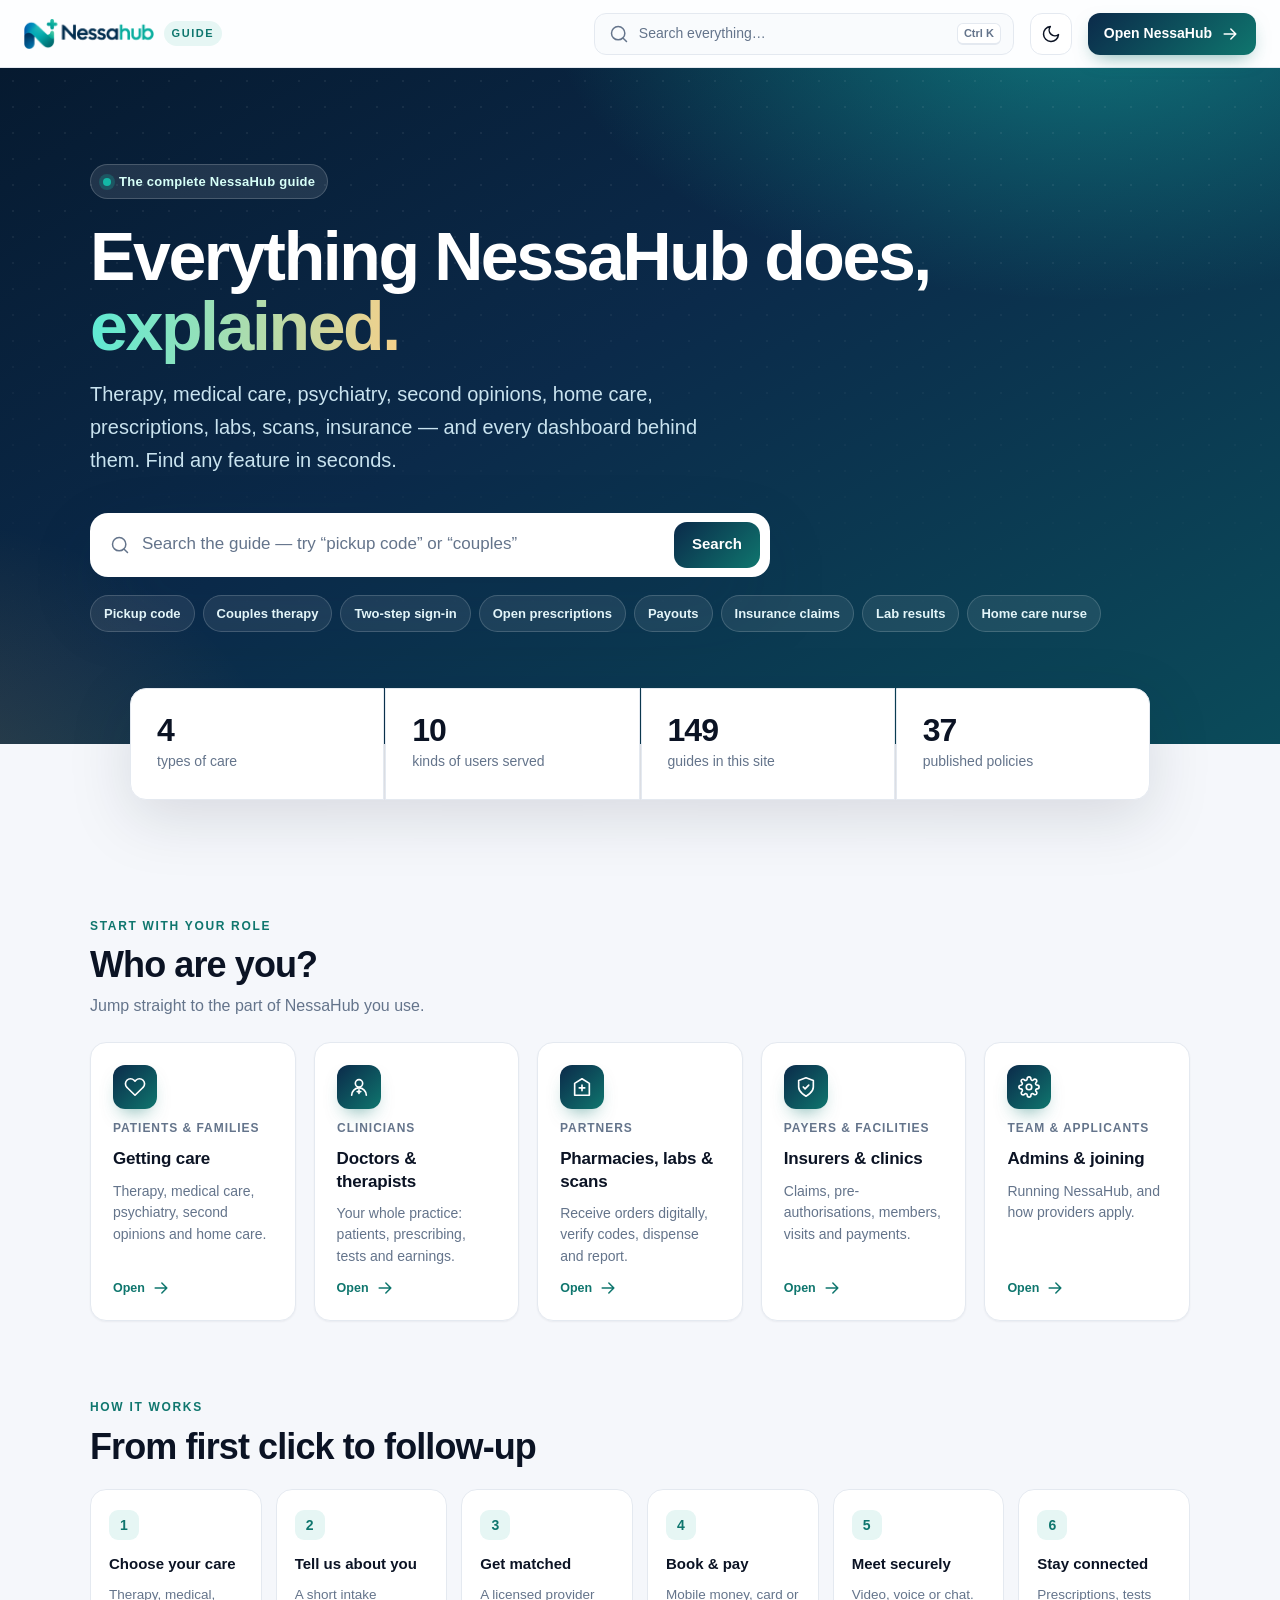
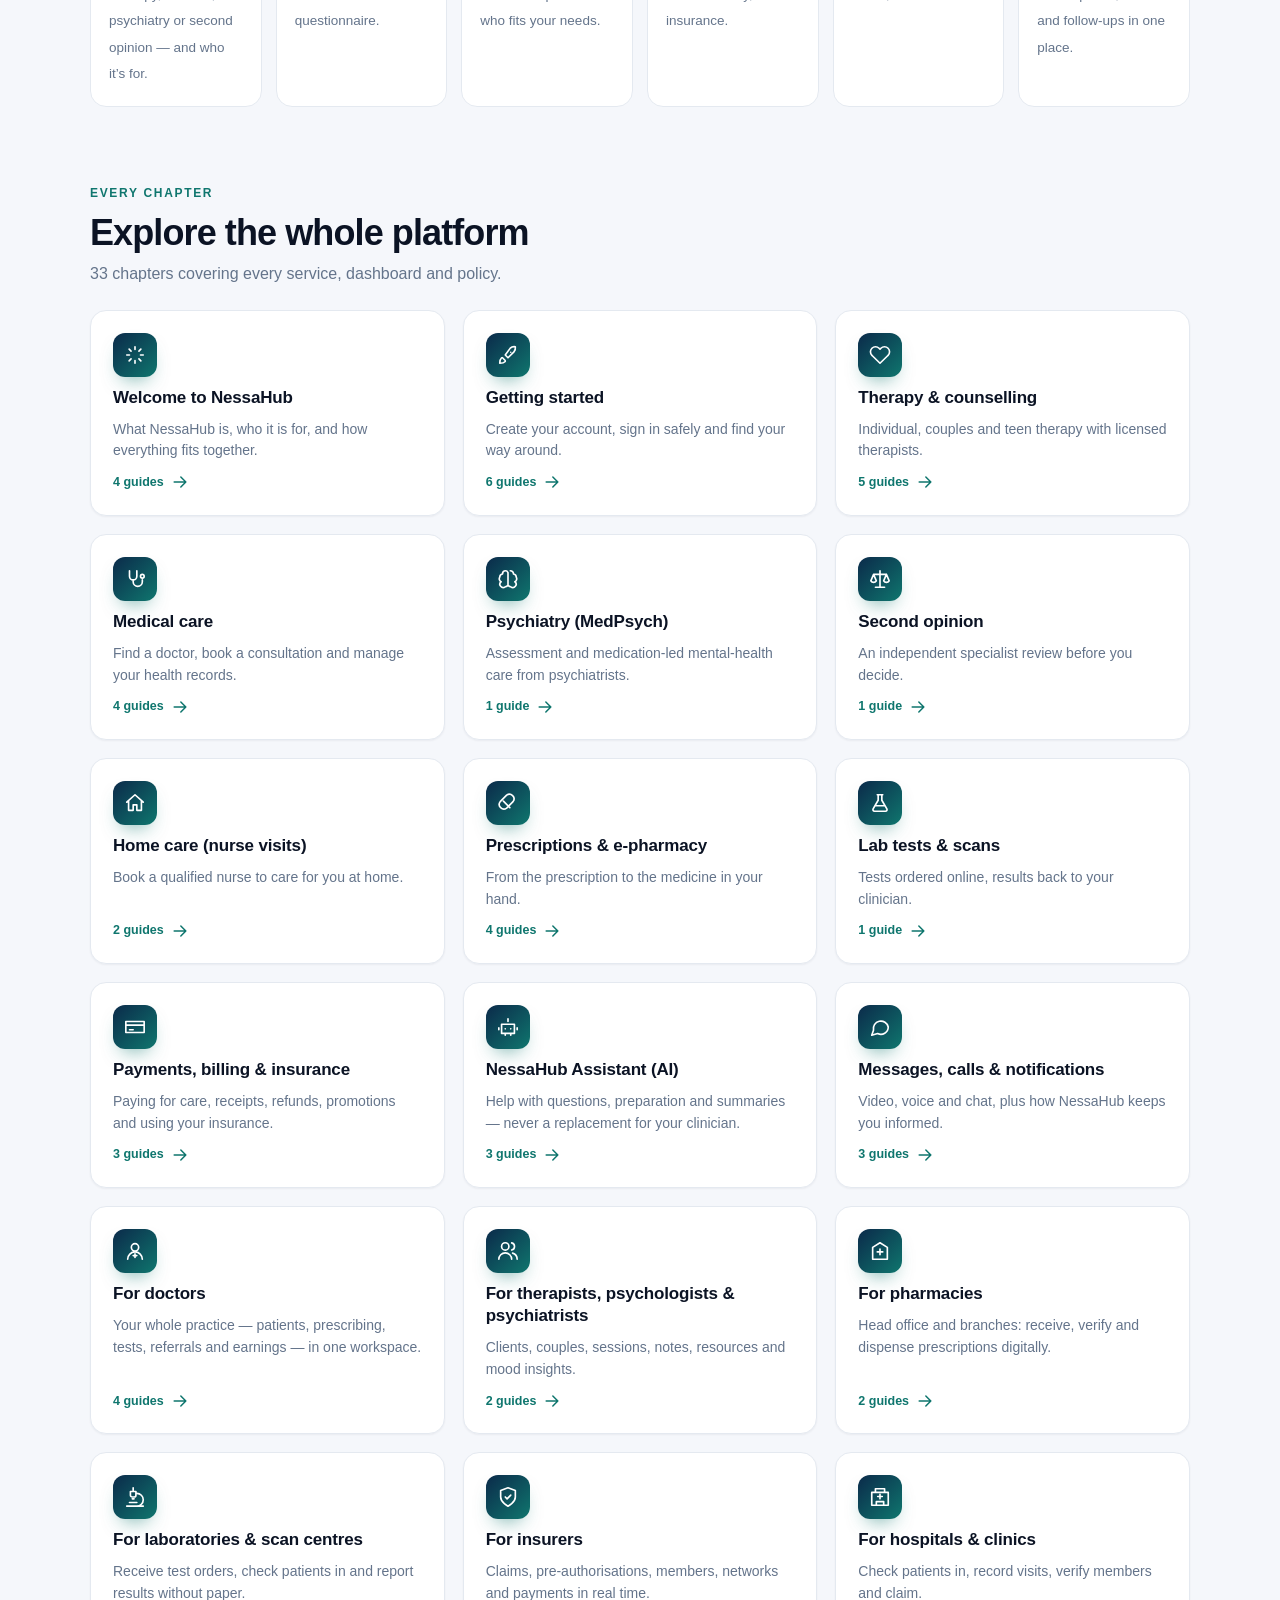
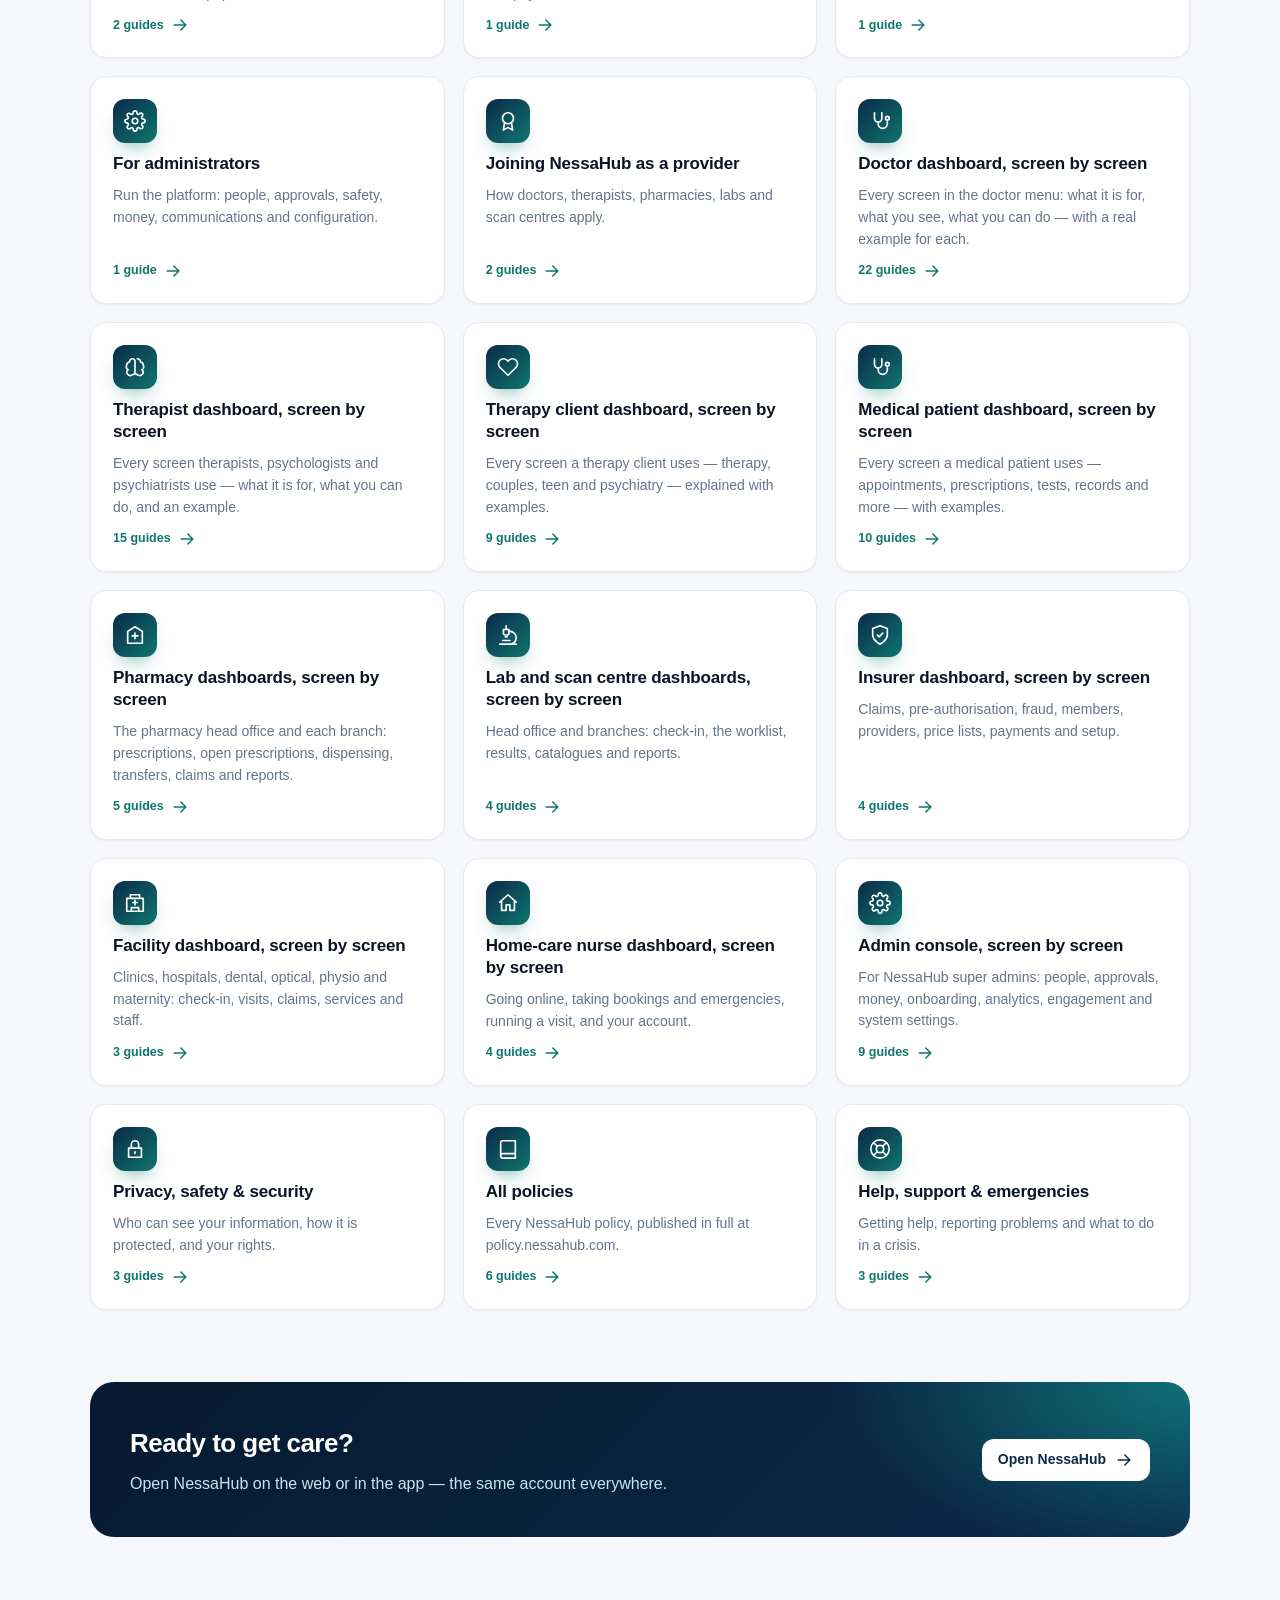
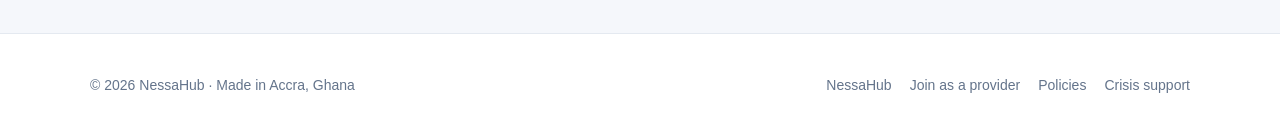
<file: index.html>
<!doctype html>
<html lang="en">
<head>
  <meta charset="utf-8" />
  <meta name="viewport" content="width=device-width, initial-scale=1, viewport-fit=cover" />
  <title>NessaHub Guide — everything NessaHub does, explained</title>
  <meta name="description" content="The complete guide to NessaHub: therapy, medical care, psychiatry, second opinions, home care, prescriptions, labs, scans, insurance, and every dashboard for patients, clinicians, pharmacies, labs, insurers and administrators." />
  <meta name="theme-color" content="#0b2a4a" />
  <meta property="og:title" content="NessaHub Guide" />
  <meta property="og:description" content="Everything NessaHub does, explained — with search." />
  <meta property="og:image" content="/assets/nessahub-logo.png" />
  <link rel="icon" href="/assets/nessahub-logo.png" />
  <link rel="stylesheet" href="/styles.css" />
  <script src="/theme.js"></script>
</head>
<body>
  <header class="bar">
    <button class="icon-btn menu-btn" id="menu-btn" type="button" aria-label="Open chapters"><svg class="icon" viewBox="0 0 24 24" aria-hidden="true"><path d="M3 6h18M3 12h18M3 18h18"/></svg></button>
    <a class="brand" href="#/" aria-label="NessaHub Guide home">
      <img class="logo-light" src="/assets/nessahub-logo.png" alt="NessaHub" />
      <img class="logo-dark" src="/assets/nessahub-logo-white.png" alt="NessaHub" />
      <span class="tag">Guide</span>
    </a>
    <span class="spacer"></span>
    <button class="search-trigger" id="search-btn" type="button" aria-label="Search the guide">
      <svg class="icon" viewBox="0 0 24 24" aria-hidden="true"><path d="M11 19a8 8 0 1 0 0-16 8 8 0 0 0 0 16zM21 21l-4.3-4.3"/></svg>
      <span>Search everything…</span>
      <kbd id="kbd-hint">Ctrl K</kbd>
    </button>
    <button class="icon-btn" id="theme-btn" type="button" aria-label="Toggle theme"></button>
    <a class="cta" href="https://nessahub.com" target="_blank" rel="noopener" aria-label="Open NessaHub"><span class="label">Open NessaHub</span><svg class="icon" viewBox="0 0 24 24" aria-hidden="true"><path d="M5 12h14M13 6l6 6-6 6"/></svg></a>
  </header>

  <div class="layout home" id="layout">
    <nav class="side" id="side" aria-label="Chapters"></nav>
    <main class="main" id="main" tabindex="-1"></main>
  </div>

  <footer class="foot">
    <div class="foot-inner">
      <span>© <span id="year"></span> NessaHub · Made in Accra, Ghana</span>
      <nav aria-label="Footer">
        <a href="https://nessahub.com" target="_blank" rel="noopener">NessaHub</a>
        <a href="https://onboard.nessahub.com" target="_blank" rel="noopener">Join as a provider</a>
        <a href="https://policy.nessahub.com" target="_blank" rel="noopener">Policies</a>
        <a href="#/help/crisis">Crisis support</a>
      </nav>
    </div>
  </footer>

  <div class="palette-backdrop" id="palette" aria-hidden="true">
    <div class="palette" role="dialog" aria-modal="true" aria-label="Search the guide">
      <div class="palette-input">
        <svg class="icon" viewBox="0 0 24 24" aria-hidden="true"><path d="M11 19a8 8 0 1 0 0-16 8 8 0 0 0 0 16zM21 21l-4.3-4.3"/></svg>
        <input id="palette-input" type="search" autocomplete="off" spellcheck="false" placeholder="Search features, dashboards, policies…" aria-label="Search" aria-controls="palette-results" />
        <kbd>Esc</kbd>
      </div>
      <div class="palette-results" id="palette-results" role="listbox"></div>
      <div class="p-foot"><span><kbd>↑</kbd><kbd>↓</kbd> to move</span><span><kbd>Enter</kbd> to open</span><span><kbd>Esc</kbd> to close</span></div>
    </div>
  </div>

  <script src="/content/01-start.js"></script>
  <script src="/content/02-care.js"></script>
  <script src="/content/03-services.js"></script>
  <script src="/content/04-clinicians.js"></script>
  <script src="/content/05-partners.js"></script>
  <script src="/content/06-platform.js"></script>
  <script src="/content/07-screens-doctor.js"></script>
  <script src="/content/08-screens-therapist.js"></script>
  <script src="/content/09-screens-patients.js"></script>
  <script src="/content/10-screens-partners.js"></script>
  <script src="/content/11-screens-homecare-admin.js"></script>
  <script src="/app.js"></script>
</body>
</html>
</file>
<file: styles.css>
/* NessaHub Guide — premium, dependency-free. Brand: navy #0b2a4a, teal #0f766e. */

:root {
  --navy: #0b2a4a;
  --navy-2: #0f3a63;
  --teal: #0f766e;
  --teal-2: #14b8a6;
  --teal-soft: #e6f6f4;
  --gold: #f5b544;
  --ink: #0b1324;
  --text: #24324a;
  --muted: #64748b;
  --line: #e4e9f0;
  --bg: #f5f7fb;
  --card: #ffffff;
  --card-2: #f9fbfd;
  --mark: #ccfbf1;
  --shadow-sm: 0 1px 2px rgba(11, 19, 36, 0.05);
  --shadow: 0 1px 2px rgba(11, 19, 36, 0.04), 0 12px 32px -12px rgba(11, 19, 36, 0.14);
  --shadow-lg: 0 30px 80px -20px rgba(11, 42, 74, 0.45);
  --radius: 16px;
  --bar-h: 68px;
  --side-w: 296px;
  --font: ui-sans-serif, -apple-system, BlinkMacSystemFont, "SF Pro Text", "Segoe UI", Roboto, "Helvetica Neue", Arial, sans-serif;
  --font-display: ui-sans-serif, -apple-system, BlinkMacSystemFont, "SF Pro Display", "Segoe UI", Roboto, sans-serif;
  color-scheme: light;
}

:root[data-theme="dark"] {
  --ink: #eef3fb;
  --text: #c9d4e4;
  --muted: #8b9ab0;
  --line: #1e2b40;
  --bg: #070d18;
  --card: #0c1526;
  --card-2: #0f1a2e;
  --teal-soft: rgba(20, 184, 166, 0.12);
  --mark: rgba(20, 184, 166, 0.28);
  --shadow: 0 1px 2px rgba(0, 0, 0, 0.3), 0 16px 40px -16px rgba(0, 0, 0, 0.6);
  color-scheme: dark;
}
@media (prefers-color-scheme: dark) {
  :root:not([data-theme="light"]) {
    --ink: #eef3fb; --text: #c9d4e4; --muted: #8b9ab0; --line: #1e2b40; --bg: #070d18;
    --card: #0c1526; --card-2: #0f1a2e; --teal-soft: rgba(20, 184, 166, 0.12); --mark: rgba(20, 184, 166, 0.28);
    --shadow: 0 1px 2px rgba(0, 0, 0, 0.3), 0 16px 40px -16px rgba(0, 0, 0, 0.6);
    color-scheme: dark;
  }
}

* { box-sizing: border-box; }
html { scroll-behavior: smooth; scroll-padding-top: calc(var(--bar-h) + 16px); }
body {
  margin: 0; background: var(--bg); color: var(--text); font-family: var(--font);
  font-size: 16px; line-height: 1.65; -webkit-font-smoothing: antialiased; text-rendering: optimizeLegibility;
}
a { color: var(--teal); text-decoration: none; }
a:hover { text-decoration: underline; text-underline-offset: 3px; }
button { font: inherit; color: inherit; }
img { max-width: 100%; display: block; }
.sr-only { position: absolute; width: 1px; height: 1px; overflow: hidden; clip: rect(0 0 0 0); white-space: nowrap; }
.icon { width: 20px; height: 20px; flex: none; fill: none; stroke: currentColor; stroke-width: 1.8; stroke-linecap: round; stroke-linejoin: round; }

/* ---------------------------------------------------------------- top bar */
.bar {
  position: sticky; top: 0; z-index: 50; height: var(--bar-h);
  display: flex; align-items: center; gap: 16px; padding: 0 24px;
  background: color-mix(in srgb, var(--card) 82%, transparent);
  backdrop-filter: saturate(180%) blur(16px); -webkit-backdrop-filter: saturate(180%) blur(16px);
  border-bottom: 1px solid var(--line);
}
.brand { display: flex; align-items: center; gap: 10px; color: var(--ink); font-weight: 800; letter-spacing: -0.01em; }
.brand:hover { text-decoration: none; }
.brand img { height: 30px; width: auto; }
.brand .logo-dark { display: none; }
:root[data-theme="dark"] .brand .logo-light { display: none; }
:root[data-theme="dark"] .brand .logo-dark { display: block; }
@media (prefers-color-scheme: dark) {
  :root:not([data-theme="light"]) .brand .logo-light { display: none; }
  :root:not([data-theme="light"]) .brand .logo-dark { display: block; }
}
.brand .tag {
  font-size: 11px; font-weight: 800; letter-spacing: 0.14em; text-transform: uppercase;
  color: var(--teal); background: var(--teal-soft); padding: 3px 8px; border-radius: 999px;
}
.bar .spacer { flex: 1; }
.search-trigger {
  display: flex; align-items: center; gap: 10px; width: min(420px, 40vw); height: 42px; padding: 0 12px 0 14px;
  background: var(--card-2); border: 1px solid var(--line); border-radius: 12px; color: var(--muted);
  cursor: pointer; transition: border-color .15s, box-shadow .15s;
}
.search-trigger:hover { border-color: var(--teal); box-shadow: 0 0 0 4px var(--teal-soft); }
.search-trigger span { flex: 1; text-align: left; font-size: 14px; }
kbd {
  font: 600 11px/1 var(--font); color: var(--muted); background: var(--card); border: 1px solid var(--line);
  border-bottom-width: 2px; border-radius: 6px; padding: 4px 6px;
}
.icon-btn {
  display: inline-flex; align-items: center; justify-content: center; width: 42px; height: 42px;
  border-radius: 12px; border: 1px solid var(--line); background: var(--card); cursor: pointer; color: var(--ink);
}
.icon-btn:hover { border-color: var(--teal); }
.cta {
  display: inline-flex; align-items: center; gap: 8px; height: 42px; padding: 0 16px; border-radius: 12px;
  background: linear-gradient(135deg, var(--navy), var(--teal)); color: #fff; font-weight: 700; font-size: 14px;
  box-shadow: 0 8px 20px -8px rgba(15, 118, 110, 0.6);
}
.cta:hover { text-decoration: none; filter: brightness(1.08); }
.menu-btn { display: none; }

/* ---------------------------------------------------------------- layout */
.layout { display: grid; grid-template-columns: var(--side-w) minmax(0, 1fr); min-height: calc(100vh - var(--bar-h)); }
.layout.home { grid-template-columns: minmax(0, 1fr); }
.layout.home .side { display: none; }

.side {
  position: sticky; top: var(--bar-h); height: calc(100vh - var(--bar-h)); overflow-y: auto;
  padding: 24px 16px 48px; border-right: 1px solid var(--line); background: var(--card);
}
.side-group { margin-bottom: 18px; }
.side-group h4 {
  margin: 0 10px 6px; font-size: 11px; font-weight: 800; letter-spacing: 0.12em; text-transform: uppercase; color: var(--muted);
}
.side-chapter {
  display: flex; align-items: center; gap: 10px; width: 100%; padding: 8px 10px; border-radius: 10px;
  color: var(--text); font-size: 14px; font-weight: 600; border: 0; background: none; cursor: pointer; text-align: left;
}
.side-chapter:hover { background: var(--card-2); text-decoration: none; }
.side-chapter.active { background: var(--teal-soft); color: var(--teal); }
.side-chapter .icon { width: 18px; height: 18px; color: var(--muted); }
.side-chapter.active .icon { color: var(--teal); }
.side-articles { margin: 2px 0 8px 22px; padding-left: 12px; border-left: 1px solid var(--line); }
.side-articles a { display: block; padding: 5px 10px; font-size: 13.5px; color: var(--muted); border-radius: 8px; }
.side-articles a:hover { color: var(--ink); text-decoration: none; }
.side-articles a.active { color: var(--teal); font-weight: 700; }

.main { min-width: 0; }
.page { max-width: 1180px; margin: 0 auto; padding: 40px 40px 96px; }

/* ---------------------------------------------------------------- hero */
.hero {
  position: relative; overflow: hidden; color: #fff;
  background:
    radial-gradient(900px 500px at 85% -10%, rgba(20, 184, 166, 0.55), transparent 60%),
    radial-gradient(700px 500px at -10% 110%, rgba(245, 181, 68, 0.18), transparent 60%),
    linear-gradient(150deg, #061a30 0%, var(--navy) 45%, #0b4b5a 100%);
}
.hero::after {
  content: ""; position: absolute; inset: 0; pointer-events: none; opacity: 0.35;
  background-image: radial-gradient(rgba(255, 255, 255, 0.18) 1px, transparent 1px); background-size: 26px 26px;
  mask-image: linear-gradient(180deg, #000 20%, transparent 85%); -webkit-mask-image: linear-gradient(180deg, #000 20%, transparent 85%);
}
.hero-inner { position: relative; z-index: 1; max-width: 1180px; margin: 0 auto; padding: 96px 40px 112px; }
.eyebrow {
  display: inline-flex; align-items: center; gap: 8px; padding: 6px 12px; border-radius: 999px;
  background: rgba(255, 255, 255, 0.1); border: 1px solid rgba(255, 255, 255, 0.18);
  font-size: 13px; font-weight: 700; letter-spacing: 0.02em; color: #d7fff8;
}
.eyebrow .dot { width: 8px; height: 8px; border-radius: 50%; background: var(--teal-2); box-shadow: 0 0 0 4px rgba(20, 184, 166, 0.25); }
.hero h1 {
  margin: 22px 0 16px; max-width: 840px; font-family: var(--font-display); font-weight: 850;
  font-size: clamp(38px, 6vw, 68px); line-height: 1.03; letter-spacing: -0.035em;
}
.hero h1 em { font-style: normal; background: linear-gradient(90deg, #5eead4, #f5d08a); -webkit-background-clip: text; background-clip: text; color: transparent; }
.hero p.lead { max-width: 640px; margin: 0; font-size: clamp(17px, 2vw, 20px); color: #c9e3ef; }
.hero-search {
  display: flex; align-items: center; gap: 12px; max-width: 680px; margin-top: 36px; height: 64px; padding: 0 10px 0 20px;
  background: #fff; color: var(--muted); border-radius: 18px; border: 0; cursor: text; width: 100%;
  box-shadow: var(--shadow-lg); transition: transform .2s;
}
.hero-search:hover { transform: translateY(-1px); }
.hero-search span { flex: 1; text-align: left; font-size: 17px; }
.hero-search .go {
  flex: none; display: inline-flex; align-items: center; height: 46px; padding: 0 18px; border-radius: 13px;
  background: linear-gradient(135deg, var(--navy), var(--teal)); color: #fff; font-weight: 700; font-size: 15px;
}
.chips { display: flex; flex-wrap: wrap; gap: 8px; margin-top: 18px; }
.chip {
  padding: 7px 13px; border-radius: 999px; font-size: 13px; font-weight: 600; cursor: pointer;
  background: rgba(255, 255, 255, 0.08); border: 1px solid rgba(255, 255, 255, 0.16); color: #e3f5f9;
}
.chip:hover { background: rgba(255, 255, 255, 0.16); }

.stats {
  position: relative; z-index: 2; max-width: 1100px; margin: -56px auto 0; padding: 0 40px;
  display: grid; grid-template-columns: repeat(4, 1fr); gap: 1px;
}
.stats-inner { display: contents; }
.stat { background: var(--card); padding: 24px 26px; border: 1px solid var(--line); }
.stat:first-child { border-radius: var(--radius) 0 0 var(--radius); }
.stat:last-child { border-radius: 0 var(--radius) var(--radius) 0; }
.stats { filter: drop-shadow(0 18px 30px rgba(11, 19, 36, 0.12)); }
.stat b { display: block; font-family: var(--font-display); font-size: 32px; font-weight: 850; letter-spacing: -0.03em; color: var(--ink); line-height: 1.1; }
.stat span { font-size: 14px; color: var(--muted); }

/* ---------------------------------------------------------------- sections */
.section { margin-top: 72px; }
.section-head { display: flex; align-items: flex-end; justify-content: space-between; gap: 20px; margin-bottom: 22px; }
.kicker { font-size: 12px; font-weight: 800; letter-spacing: 0.14em; text-transform: uppercase; color: var(--teal); }
.section h2 { margin: 6px 0 0; font-family: var(--font-display); font-size: clamp(26px, 3.2vw, 36px); font-weight: 850; letter-spacing: -0.025em; color: var(--ink); line-height: 1.15; }
.section p.sub { margin: 8px 0 0; color: var(--muted); max-width: 640px; }

.grid { display: grid; gap: 18px; }
.grid.aud { grid-template-columns: repeat(5, 1fr); }
.grid.ch { grid-template-columns: repeat(3, 1fr); }

.card {
  position: relative; display: flex; flex-direction: column; gap: 10px; padding: 22px; background: var(--card);
  border: 1px solid var(--line); border-radius: var(--radius); box-shadow: var(--shadow-sm); color: var(--text);
  transition: transform .18s ease, box-shadow .18s ease, border-color .18s ease; cursor: pointer; text-align: left;
}
.card:hover { transform: translateY(-3px); box-shadow: var(--shadow); border-color: color-mix(in srgb, var(--teal) 35%, var(--line)); text-decoration: none; }
.card h3 { margin: 0; font-size: 17px; font-weight: 800; letter-spacing: -0.01em; color: var(--ink); line-height: 1.3; }
.card p { margin: 0; font-size: 14px; color: var(--muted); line-height: 1.55; }
.card .meta { margin-top: auto; font-size: 12.5px; font-weight: 700; color: var(--teal); display: flex; align-items: center; gap: 6px; }
.ico-tile {
  width: 44px; height: 44px; border-radius: 12px; display: grid; place-items: center; color: #fff;
  background: linear-gradient(135deg, var(--navy), var(--teal)); box-shadow: 0 10px 20px -10px rgba(15, 118, 110, 0.7);
}
.ico-tile .icon { width: 22px; height: 22px; }
.aud .card { align-items: flex-start; }
.aud .card .who { font-size: 12px; font-weight: 800; letter-spacing: 0.08em; text-transform: uppercase; color: var(--muted); }

.journey { display: grid; grid-template-columns: repeat(6, 1fr); gap: 14px; counter-reset: step; margin: 0; padding: 0; }
.journey li { list-style: none; position: relative; padding: 20px 18px; background: var(--card); border: 1px solid var(--line); border-radius: var(--radius); }
.journey li::before {
  counter-increment: step; content: counter(step); display: grid; place-items: center; width: 30px; height: 30px; margin-bottom: 12px;
  border-radius: 9px; font-weight: 850; font-size: 14px; color: var(--teal); background: var(--teal-soft);
}
.journey b { display: block; color: var(--ink); font-size: 15px; margin-bottom: 4px; }
.journey span { font-size: 13.5px; color: var(--muted); line-height: 1.5; }

.band {
  margin-top: 72px; padding: 40px; border-radius: 24px; color: #fff; display: flex; align-items: center; justify-content: space-between; gap: 24px;
  background: radial-gradient(600px 300px at 100% 0, rgba(20, 184, 166, 0.5), transparent 60%), linear-gradient(135deg, #061a30, var(--navy));
}
.band h3 { margin: 0; font-family: var(--font-display); font-size: 26px; letter-spacing: -0.02em; }
.band p { margin: 6px 0 0; color: #c9e3ef; }
.band .cta { background: #fff; color: var(--navy); box-shadow: none; flex: none; }

/* ---------------------------------------------------------------- chapter & article */
.crumbs { display: flex; flex-wrap: wrap; align-items: center; gap: 6px; font-size: 13px; color: var(--muted); margin-bottom: 18px; }
.crumbs a { color: var(--muted); }
.crumbs a:hover { color: var(--teal); }
.crumbs .sep { opacity: 0.5; }

.ch-head { display: flex; gap: 18px; align-items: flex-start; padding-bottom: 28px; margin-bottom: 28px; border-bottom: 1px solid var(--line); }
.ch-head .ico-tile { width: 56px; height: 56px; border-radius: 16px; }
.ch-head h1, .art h1 { margin: 0; font-family: var(--font-display); font-size: clamp(30px, 4vw, 44px); font-weight: 850; letter-spacing: -0.03em; color: var(--ink); line-height: 1.1; }
.ch-head p { margin: 8px 0 0; font-size: 18px; color: var(--muted); }
.ch-list { display: grid; grid-template-columns: repeat(2, 1fr); gap: 16px; }

.art-wrap { display: grid; grid-template-columns: minmax(0, 1fr) 230px; gap: 56px; }
.art { max-width: 760px; }
.art .lead { margin: 14px 0 0; font-size: 19px; color: var(--muted); line-height: 1.55; }
.art .audience { display: inline-flex; margin-bottom: 14px; }
.pill { font-size: 12px; font-weight: 800; letter-spacing: 0.06em; text-transform: uppercase; color: var(--teal); background: var(--teal-soft); border-radius: 999px; padding: 4px 10px; }
.body { margin-top: 32px; }
.body h2 { margin: 40px 0 12px; font-size: 22px; font-weight: 800; letter-spacing: -0.015em; color: var(--ink); }
.body p { margin: 0 0 16px; }
.body strong { color: var(--ink); font-weight: 750; }
.body ul { margin: 0 0 18px; padding-left: 0; list-style: none; }
.body ul li { position: relative; padding-left: 24px; margin: 8px 0; }
.body ul li::before { content: ""; position: absolute; left: 4px; top: 0.68em; width: 7px; height: 7px; border-radius: 2px; background: var(--teal); transform: rotate(45deg); }
.body ol.steps { margin: 4px 0 22px; padding: 0; list-style: none; counter-reset: s; }
.body ol.steps li { position: relative; padding: 2px 0 14px 48px; counter-increment: s; }
.body ol.steps li::before {
  content: counter(s); position: absolute; left: 0; top: 0; width: 32px; height: 32px; border-radius: 10px; display: grid; place-items: center;
  font-weight: 850; font-size: 14px; color: #fff; background: linear-gradient(135deg, var(--navy), var(--teal));
}
.body ol.steps li:not(:last-child)::after { content: ""; position: absolute; left: 15.5px; top: 36px; bottom: 2px; width: 1px; background: var(--line); }
.callout { display: flex; gap: 12px; padding: 16px 18px; margin: 4px 0 22px; border-radius: 14px; border: 1px solid; font-size: 15px; }
.callout .icon { margin-top: 2px; }
.callout.note { background: var(--teal-soft); border-color: color-mix(in srgb, var(--teal) 25%, transparent); color: var(--text); }
.callout.note .icon { color: var(--teal); }
.callout.warn { background: color-mix(in srgb, #f59e0b 10%, var(--card)); border-color: color-mix(in srgb, #f59e0b 35%, transparent); }
.callout.warn .icon { color: #d97706; }
.callout p { margin: 0; }
.tbl-wrap { margin: 4px 0 24px; overflow-x: auto; border: 1px solid var(--line); border-radius: 14px; background: var(--card); }
table { width: 100%; border-collapse: collapse; font-size: 14.5px; }
th { text-align: left; font-size: 12px; font-weight: 800; letter-spacing: 0.06em; text-transform: uppercase; color: var(--muted); background: var(--card-2); padding: 12px 16px; border-bottom: 1px solid var(--line); }
td { padding: 12px 16px; border-bottom: 1px solid var(--line); vertical-align: top; }
tr:last-child td { border-bottom: 0; }
td:first-child { font-weight: 700; color: var(--ink); white-space: nowrap; }
@media (max-width: 720px) { td:first-child { white-space: normal; } }
.link-list { display: grid; grid-template-columns: repeat(2, 1fr); gap: 10px; margin: 4px 0 22px; }
.link-list a {
  display: flex; align-items: center; justify-content: space-between; gap: 10px; padding: 14px 16px; border-radius: 12px;
  background: var(--card); border: 1px solid var(--line); color: var(--ink); font-weight: 650; font-size: 14.5px;
}
.link-list a:hover { border-color: var(--teal); text-decoration: none; color: var(--teal); }
.faq { margin: 0 0 22px; border: 1px solid var(--line); border-radius: 14px; background: var(--card); overflow: hidden; }
.faq details { border-bottom: 1px solid var(--line); }
.faq details:last-child { border-bottom: 0; }
.faq summary { cursor: pointer; padding: 16px 18px; font-weight: 700; color: var(--ink); list-style: none; display: flex; justify-content: space-between; gap: 12px; }
.faq summary::-webkit-details-marker { display: none; }
.faq summary::after { content: "+"; color: var(--teal); font-weight: 800; font-size: 20px; line-height: 1; }
.faq details[open] summary::after { content: "−"; }
.faq details p { margin: 0; padding: 0 18px 16px; color: var(--muted); }

.toc { position: sticky; top: calc(var(--bar-h) + 32px); align-self: start; font-size: 13.5px; }
.toc h4 { margin: 0 0 10px; font-size: 11px; font-weight: 800; letter-spacing: 0.12em; text-transform: uppercase; color: var(--muted); }
.toc a { display: block; padding: 5px 0 5px 12px; color: var(--muted); border-left: 2px solid var(--line); }
.toc a:hover { color: var(--ink); text-decoration: none; }
.toc a.active { color: var(--teal); border-left-color: var(--teal); font-weight: 700; }
.toc .copy { margin-top: 18px; display: inline-flex; align-items: center; gap: 6px; padding: 8px 12px; border-radius: 10px; border: 1px solid var(--line); background: var(--card); cursor: pointer; font-size: 13px; font-weight: 650; color: var(--text); }
.toc .copy:hover { border-color: var(--teal); color: var(--teal); }

.pager { display: grid; grid-template-columns: 1fr 1fr; gap: 14px; margin-top: 56px; padding-top: 28px; border-top: 1px solid var(--line); }
.pager a { display: flex; flex-direction: column; gap: 4px; padding: 16px 18px; border: 1px solid var(--line); border-radius: 14px; background: var(--card); color: var(--ink); font-weight: 750; }
.pager a:hover { border-color: var(--teal); text-decoration: none; }
.pager a small { font-size: 12px; font-weight: 700; color: var(--muted); text-transform: uppercase; letter-spacing: 0.08em; }
.pager a.next { text-align: right; grid-column: 2; }

/* ---------------------------------------------------------------- search palette */
.palette-backdrop { position: fixed; inset: 0; z-index: 100; background: rgba(4, 10, 20, 0.55); backdrop-filter: blur(6px); -webkit-backdrop-filter: blur(6px); display: none; padding: 10vh 16px 16px; }
.palette-backdrop.open { display: block; animation: fade .15s ease; }
.palette { max-width: 720px; margin: 0 auto; background: var(--card); border-radius: 20px; box-shadow: var(--shadow-lg); border: 1px solid var(--line); overflow: hidden; animation: pop .18s ease; }
.palette-input { display: flex; align-items: center; gap: 12px; padding: 0 18px; border-bottom: 1px solid var(--line); }
.palette-input .icon { color: var(--teal); width: 22px; height: 22px; }
.palette-input input { flex: 1; height: 64px; border: 0; outline: 0; background: none; font: 500 18px var(--font); color: var(--ink); }
.palette-input input::placeholder { color: var(--muted); }
.palette-results { max-height: min(62vh, 560px); overflow-y: auto; padding: 8px; }
.p-group { padding: 12px 12px 6px; font-size: 11px; font-weight: 800; letter-spacing: 0.12em; text-transform: uppercase; color: var(--muted); }
.p-item { display: flex; gap: 12px; align-items: flex-start; width: 100%; padding: 12px; border-radius: 12px; border: 0; background: none; cursor: pointer; text-align: left; }
.p-item .ico { width: 34px; height: 34px; flex: none; border-radius: 10px; display: grid; place-items: center; color: var(--teal); background: var(--teal-soft); }
.p-item .ico .icon { width: 18px; height: 18px; }
.p-item.active, .p-item:hover { background: var(--card-2); }
.p-item.active { box-shadow: inset 0 0 0 1px color-mix(in srgb, var(--teal) 40%, transparent); }
.p-title { display: block; font-weight: 750; color: var(--ink); font-size: 15px; }
.p-path { display: block; font-size: 12px; color: var(--muted); margin-top: 1px; }
.p-snip { display: block; font-size: 13.5px; color: var(--text); margin-top: 4px; line-height: 1.45; }
mark { background: var(--mark); color: inherit; border-radius: 4px; padding: 0 2px; }
.p-empty { padding: 40px 20px; text-align: center; color: var(--muted); }
.p-foot { display: flex; gap: 16px; padding: 10px 16px; border-top: 1px solid var(--line); font-size: 12px; color: var(--muted); background: var(--card-2); }
.p-foot span { display: inline-flex; align-items: center; gap: 6px; }

/* ---------------------------------------------------------------- footer */
.foot { border-top: 1px solid var(--line); background: var(--card); }
.foot-inner { max-width: 1180px; margin: 0 auto; padding: 40px; display: flex; flex-wrap: wrap; gap: 24px; justify-content: space-between; font-size: 14px; color: var(--muted); }
.foot-inner nav { display: flex; flex-wrap: wrap; gap: 18px; }
.foot-inner a { color: var(--muted); }
.foot-inner a:hover { color: var(--teal); }

@keyframes fade { from { opacity: 0; } to { opacity: 1; } }
@keyframes pop { from { opacity: 0; transform: translateY(-8px) scale(0.98); } to { opacity: 1; transform: none; } }
@keyframes rise { from { opacity: 0; transform: translateY(10px); } to { opacity: 1; transform: none; } }
.rise { animation: rise .45s ease both; }
@media (prefers-reduced-motion: reduce) { *, *::before, *::after { animation: none !important; transition: none !important; scroll-behavior: auto !important; } }

/* ---------------------------------------------------------------- responsive */
@media (max-width: 1180px) {
  .grid.aud { grid-template-columns: repeat(3, 1fr); }
  .journey { grid-template-columns: repeat(3, 1fr); }
  .art-wrap { grid-template-columns: minmax(0, 1fr); }
  .toc { display: none; }
}
@media (max-width: 960px) {
  .layout { grid-template-columns: minmax(0, 1fr); }
  .side {
    position: fixed; top: var(--bar-h); left: 0; bottom: 0; width: min(320px, 86vw); height: auto; z-index: 60;
    transform: translateX(-100%); transition: transform .2s ease; box-shadow: var(--shadow-lg);
  }
  .side.open { transform: none; }
  .layout.home .side { display: block; }
  .menu-btn { display: inline-flex; }
  .grid.ch { grid-template-columns: repeat(2, 1fr); }
  .stats { grid-template-columns: repeat(2, 1fr); }
  .stat:first-child { border-radius: var(--radius) 0 0 0; } .stat:nth-child(2) { border-radius: 0 var(--radius) 0 0; }
  .stat:nth-child(3) { border-radius: 0 0 0 var(--radius); } .stat:last-child { border-radius: 0 0 var(--radius) 0; }
}
@media (max-width: 720px) {
  :root { --bar-h: 62px; }
  .bar { padding: 0 14px; gap: 10px; }
  .search-trigger { width: 42px; padding: 0; justify-content: center; }
  .search-trigger span, .search-trigger kbd, .cta .label { display: none; }
  .cta { width: 42px; padding: 0; justify-content: center; }
  .brand .tag { display: none; }
  .page { padding: 28px 16px 72px; }
  .hero-inner { padding: 64px 16px 96px; }
  .hero-search { height: 58px; }
  .hero-search .go { display: none; }
  .stats { padding: 0 16px; }
  .stat { padding: 18px; }
  .stat b { font-size: 26px; }
  .grid.aud, .grid.ch, .ch-list, .link-list, .journey { grid-template-columns: minmax(0, 1fr); }
  .band { flex-direction: column; align-items: flex-start; padding: 28px; }
  .pager { grid-template-columns: 1fr; }
  .pager a.next { grid-column: 1; }
  .foot-inner { padding: 28px 16px; }
  .palette-backdrop { padding: 0; }
  .palette { border-radius: 0; height: 100%; display: flex; flex-direction: column; }
  .palette-results { max-height: none; flex: 1; }
}
@media print {
  .bar, .side, .toc, .pager, .foot, .palette-backdrop { display: none !important; }
  .layout { display: block; }
  body { background: #fff; }
}
</file>
